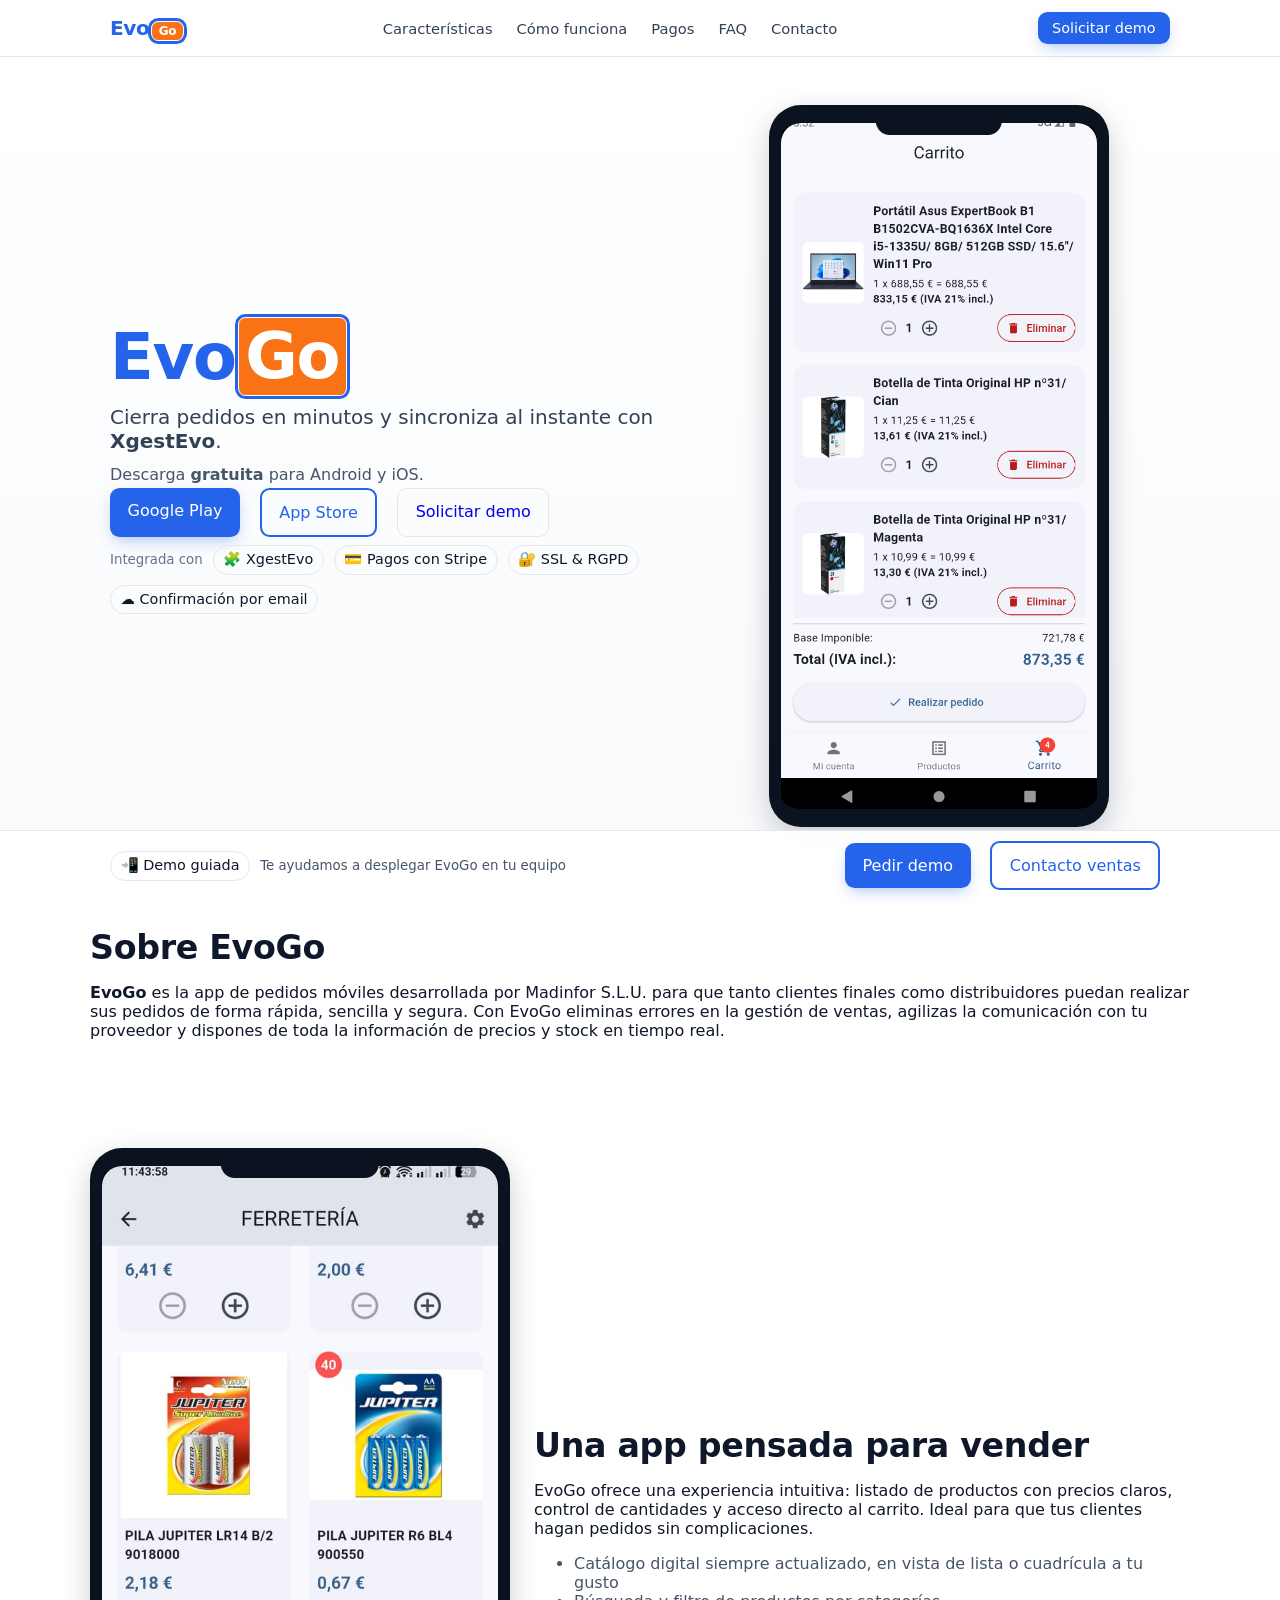
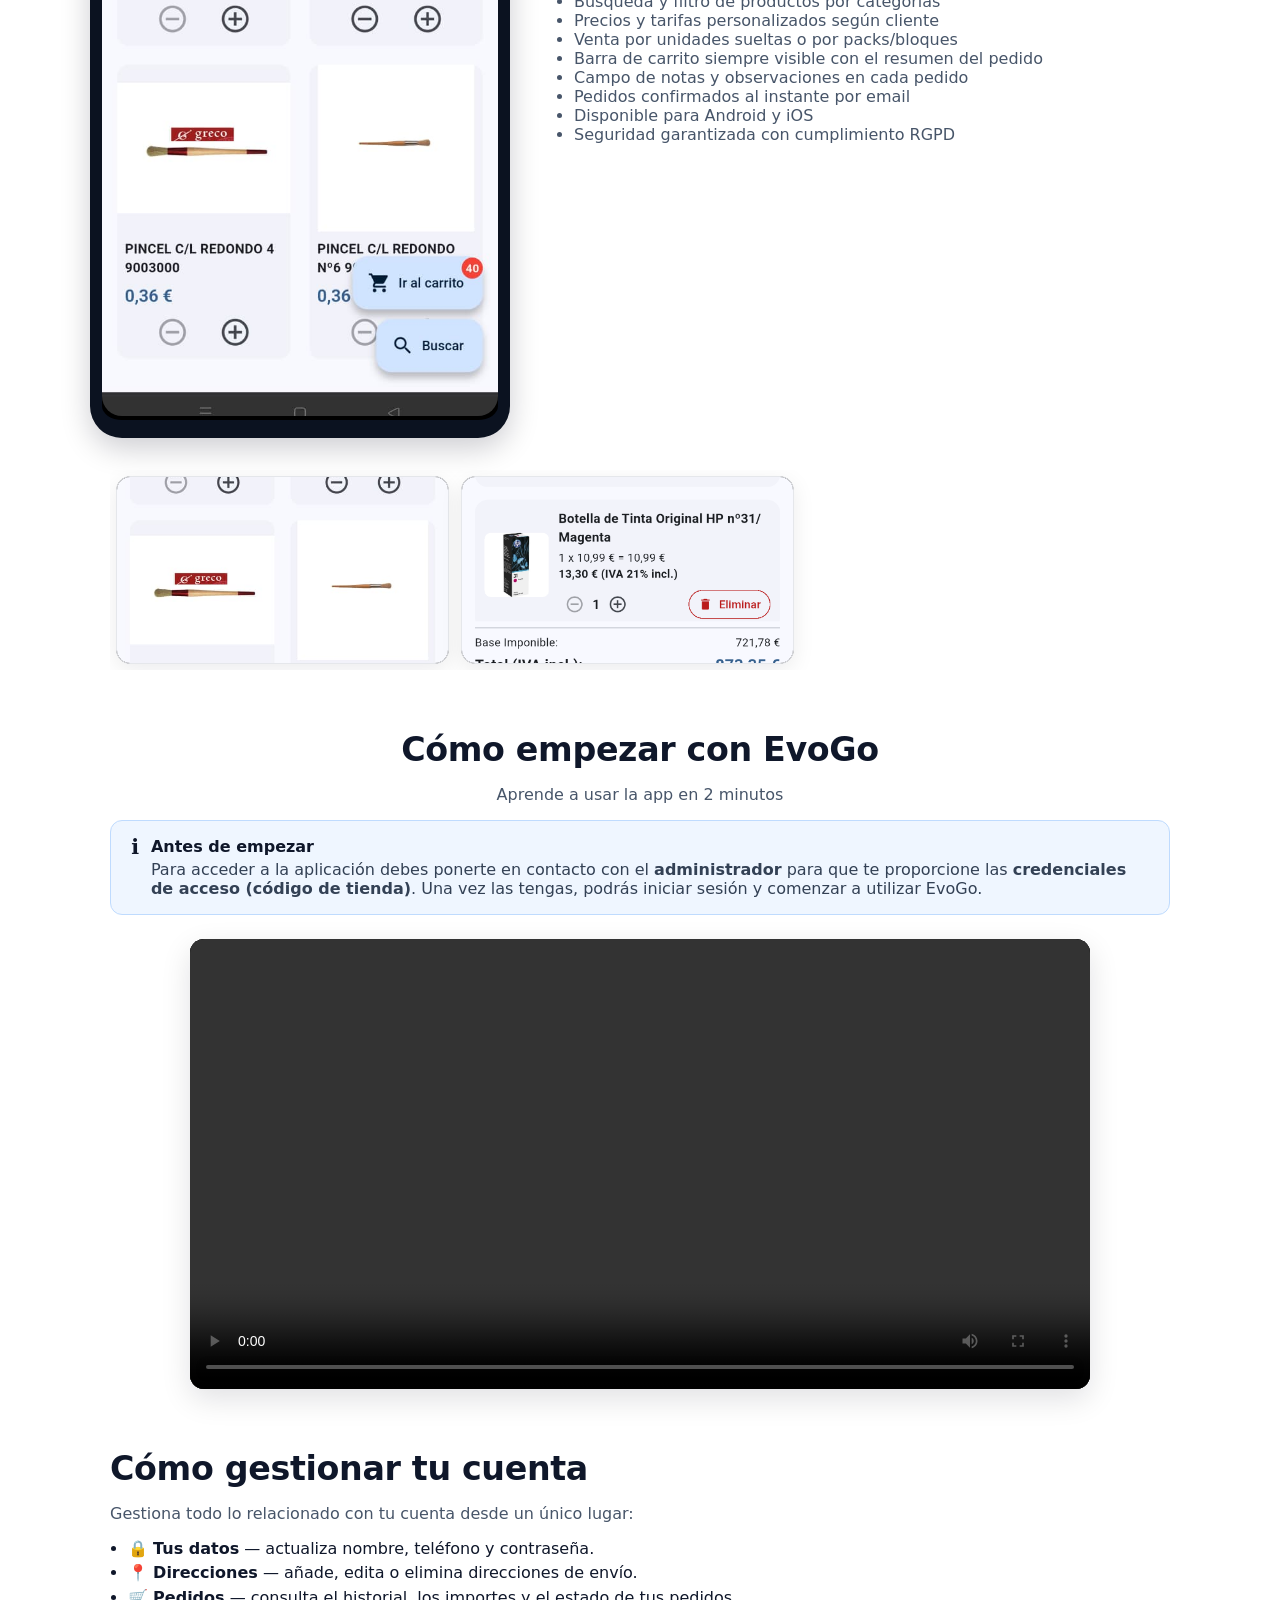
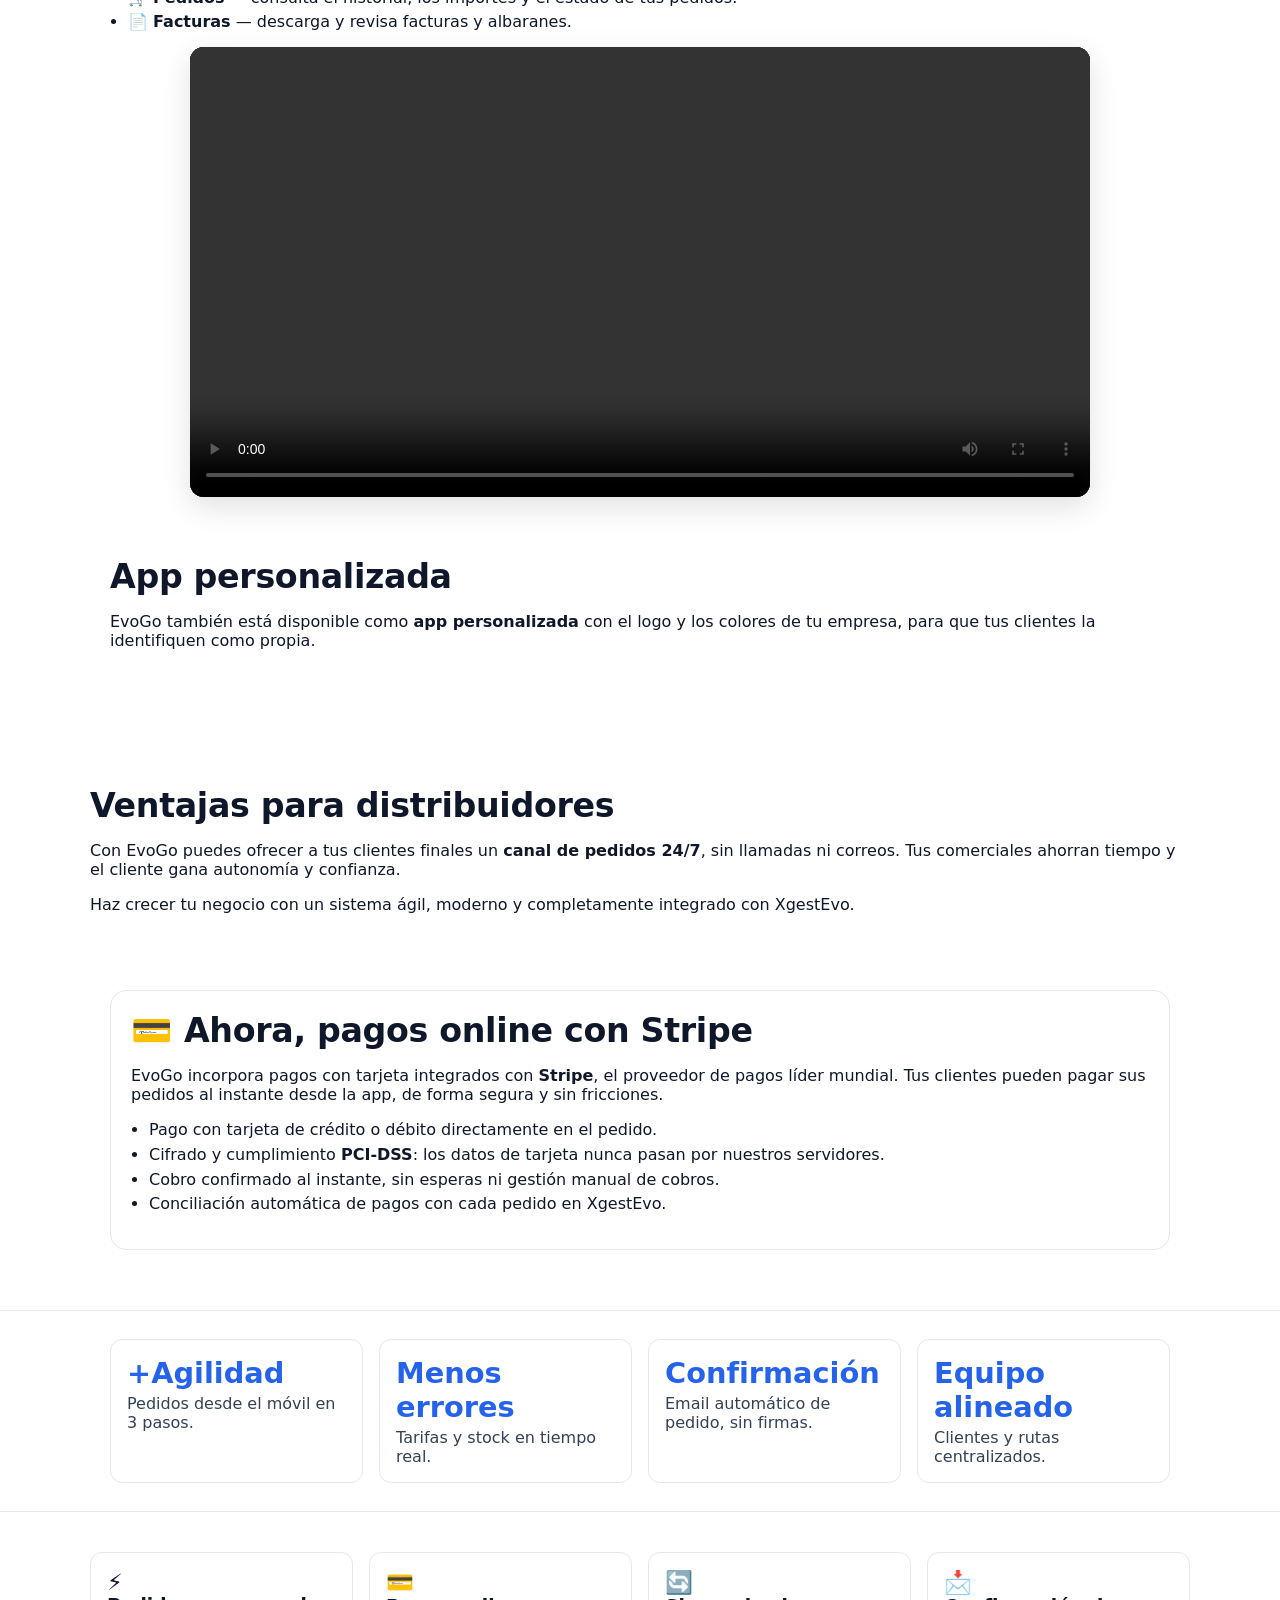
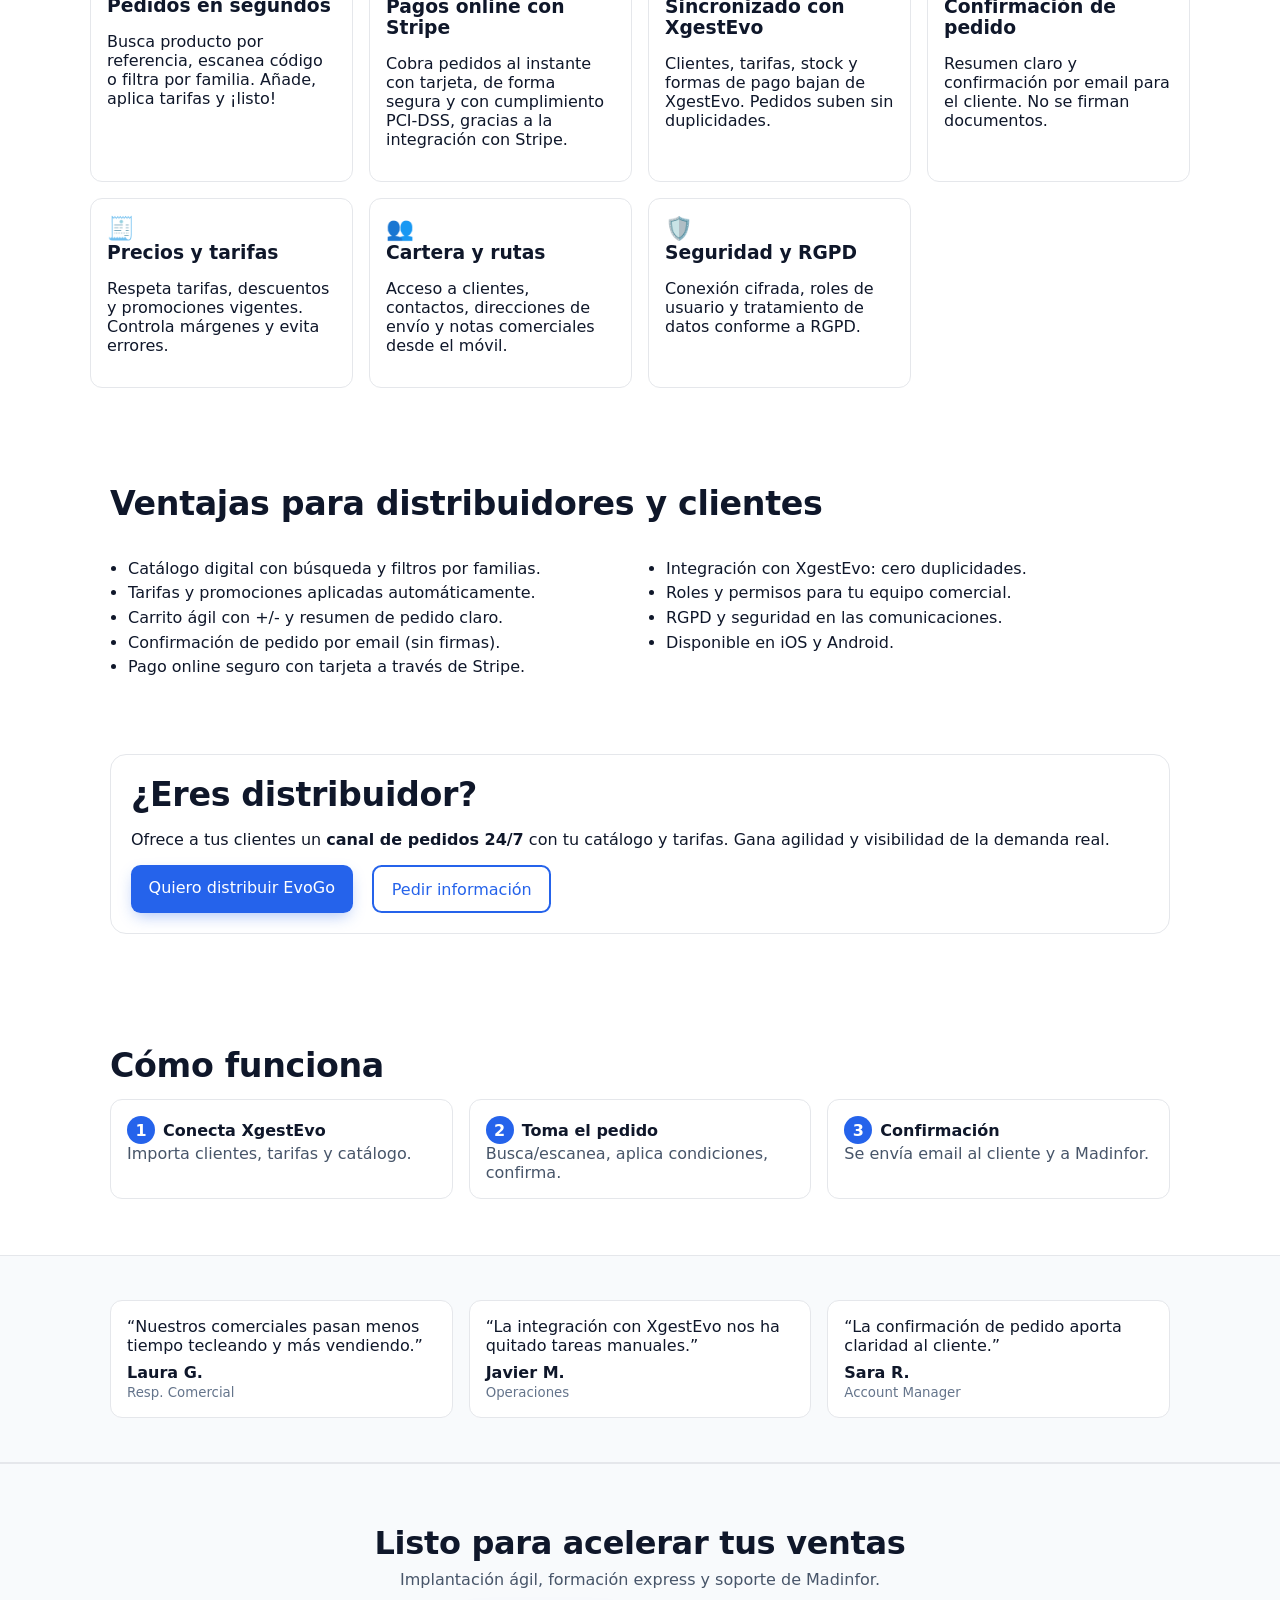
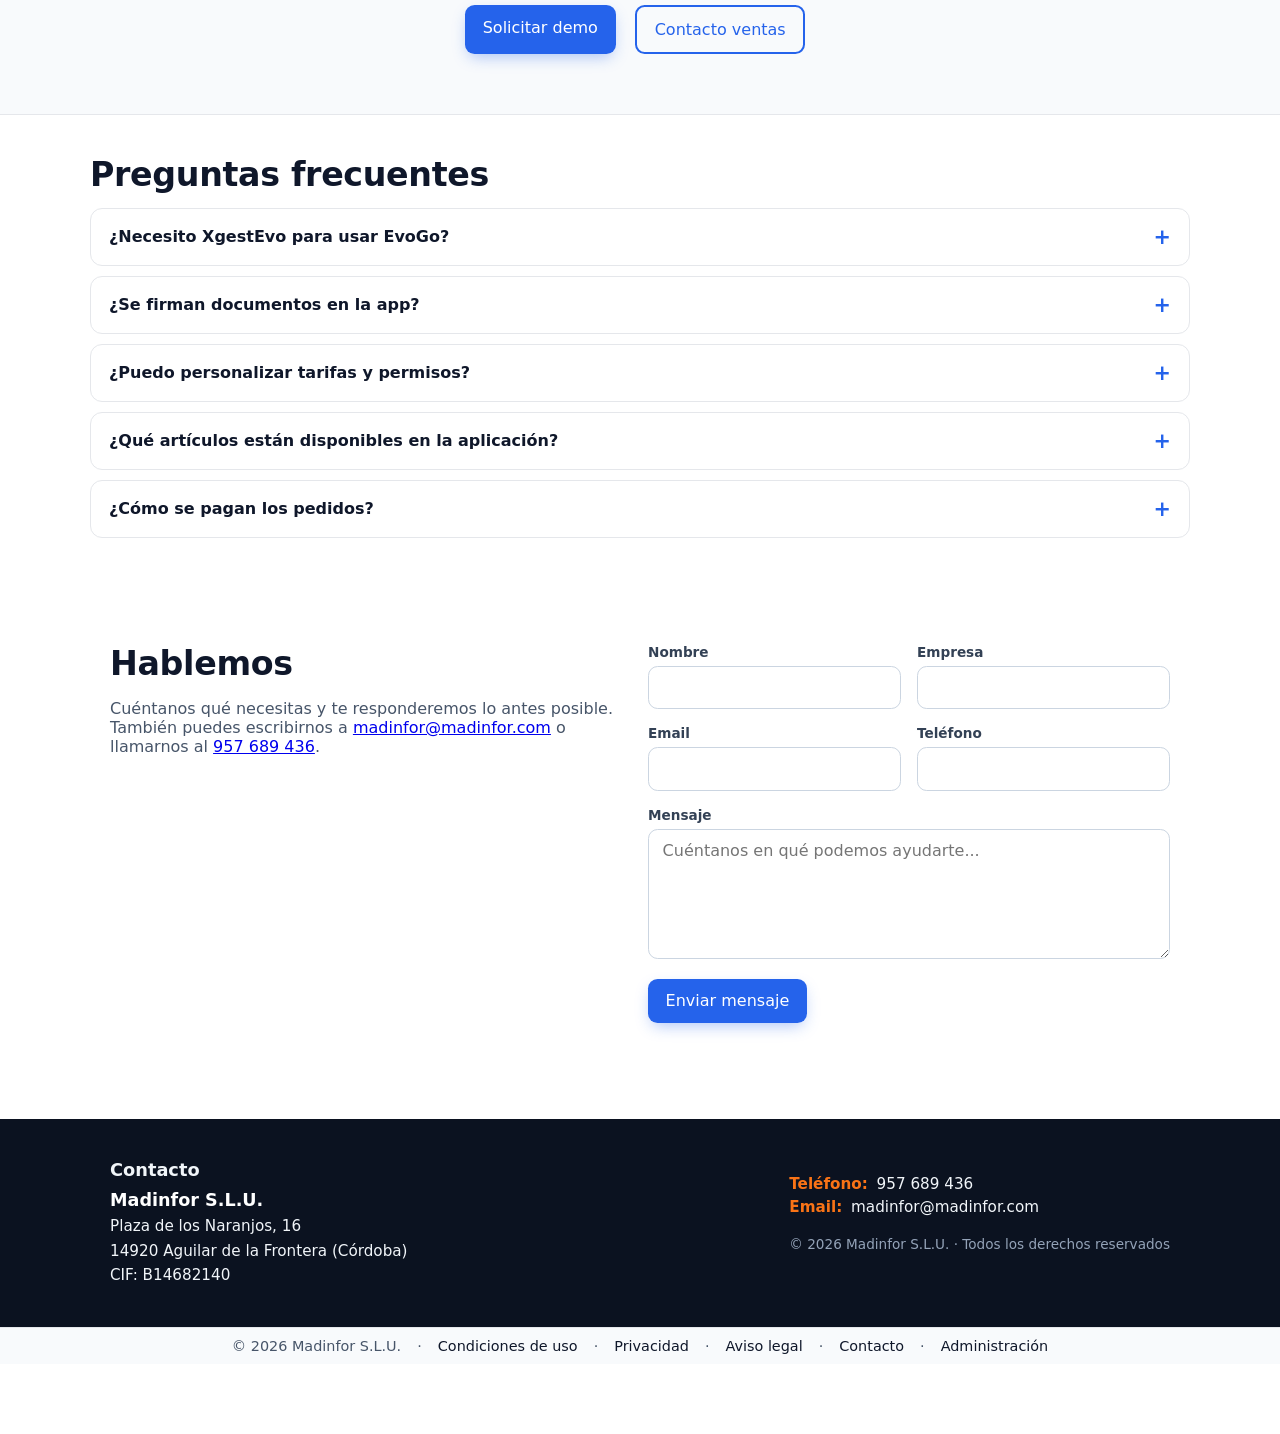
<file: index.html>
<!doctype html>
<html lang="es">
<head>
  <meta charset="utf-8">
  <meta name="viewport" content="width=device-width, initial-scale=1">
  <title>EvoGo – Ventas rápidas conectadas a XgestEvo</title>
  <meta name="description" content="EvoGo es la app de pedidos móviles de Madinfor conectada a XgestEvo: catálogo, tarifas y stock en tiempo real, pagos online seguros con Stripe y confirmación de pedido al instante. Disponible para Android y iOS.">
  <link rel="stylesheet" href="css/evogo.css">

  <!-- Open Graph / Twitter -->
  <meta property="og:title" content="EvoGo – Ventas rápidas con XgestEvo">
  <meta property="og:description" content="Pedidos, clientes y stock sincronizados con XgestEvo. Pagos online con Stripe y confirmación de pedido al momento.">
  <meta property="og:image" content="img/og_banner.png">
  <meta property="og:type" content="website">
  <meta name="twitter:card" content="summary_large_image">
  <meta name="twitter:title" content="EvoGo">
  <meta name="twitter:description" content="Ventas rápidas conectadas a XgestEvo.">
  <meta name="twitter:image" content="img/og_banner.png">

  <!-- Icons -->
  <link rel="icon" href="app-icons/icon-192.png">
  <link rel="apple-touch-icon" href="app-icons/icon-192.png">
  <link rel="manifest" href="manifest.webmanifest">

  <!-- Datos estructurados (Organization) -->
  <script type="application/ld+json">
  {
    "@context": "https://schema.org",
    "@type": "Organization",
    "name": "Madinfor S.L.U.",
    "url": "https://madinfor.com/",
    "email": "madinfor@madinfor.com",
    "telephone": "+34 957 689 436",
    "address": {
      "@type": "PostalAddress",
      "streetAddress": "Plaza de los Naranjos, 16",
      "addressLocality": "Aguilar de la Frontera",
      "postalCode": "14920",
      "addressRegion": "Córdoba",
      "addressCountry": "ES"
    }
  }
  </script>

  <!-- Estilos puntuales -->
  <style>
    /* Layouts utilitarios */
    .grid{display:grid;gap:16px}
    .grid-2{grid-template-columns:repeat(auto-fit,minmax(260px,1fr))}
    .grid-3{grid-template-columns:repeat(auto-fit,minmax(220px,1fr))}
    .grid-4{grid-template-columns:repeat(auto-fit,minmax(200px,1fr))}
    .center{text-align:center}
    .muted{color:#475569}
    .chip{display:inline-flex;align-items:center;gap:8px;padding:.35rem .6rem;border:1px solid #e5e7eb;border-radius:999px;font-size:.9rem}

    html{scroll-behavior:smooth}
    section[id]{scroll-margin-top:76px}

    /* Navegación superior */
    .navbar{position:sticky;top:0;z-index:1050;background:#ffffffed;backdrop-filter:saturate(1.2) blur(8px);border-bottom:1px solid #e5e7eb}
    .navbar .wrap{display:flex;align-items:center;justify-content:space-between;gap:16px;padding:12px 20px}
    .nav-brand{font-weight:900;font-size:1.25rem;color:var(--blue);text-decoration:none;letter-spacing:-.02em}
    .nav-links{display:none;gap:24px;align-items:center}
    .nav-links a{color:#334155;text-decoration:none;font-size:.92rem;font-weight:500;transition:color .15s}
    .nav-links a:hover{color:var(--blue)}
    @media (min-width:860px){.nav-links{display:flex}}

    /* Hero mejorado */
    .hero{position:relative;background:linear-gradient(180deg,#ffffff, #f8fafc);padding:48px 0 40px}
    .hero-grid{display:grid;gap:32px;align-items:center}
    @media (min-width:900px){.hero-grid{grid-template-columns:1.1fr .9fr}}
    .hero .phone.hero-phone{margin:0 auto;max-width:300px}
    @media (min-width:900px){.hero .phone.hero-phone{max-width:340px}}
    .store-badges{display:flex;flex-wrap:wrap;gap:10px}
    .trust{display:flex;flex-wrap:wrap;gap:10px;align-items:center}
    .trust small{color:#64748b}

    /* Sección stats */
    .stats{padding:28px 0;border-top:1px solid #e5e7eb;border-bottom:1px solid #e5e7eb;background:#fff}
    .stat{border:1px solid #e5e7eb;border-radius:12px;padding:16px;background:#fff}
    .stat h3{margin:0;font-size:1.8rem;color:var(--blue)}
    .stat p{margin:.25rem 0 0;color:#334155}

    /* Features pro */
    .feature{position:relative}
    .feature-icon{font-size:1.4rem}

    /* Cómo funciona */
    .steps{counter-reset:step}
    .step{border:1px solid #e5e7eb;border-radius:12px;padding:16px;background:#fff}
    .step:before{counter-increment:step;content:counter(step);display:inline-grid;place-content:center;width:28px;height:28px;border-radius:999px;background:var(--blue);color:#fff;font-weight:700;margin-right:8px}

    /* Testimonios */
    .testis{background:#f8fafc;border-top:1px solid #e5e7eb;border-bottom:1px solid #e5e7eb;padding:44px 0}
    .quote{border:1px solid #e5e7eb;border-radius:12px;padding:16px;background:#fff}
    .quote strong{display:block;margin-top:8px;color:#0f172a}
    .quote small{color:#64748b}

    /* CTA final */
    .cta2{position:relative}
    .cta2 .wrap{max-width:800px}

    /* Footer (Madinfor) */
    .site-footer {background:#0b1220;color:#f1f5f9;padding:40px 0;margin-top:40px;font-size:.95rem}
    .footer-grid {display:flex;flex-wrap:wrap;gap:40px;justify-content:space-between;align-items:flex-start}
    .footer-brand address {font-style:normal;line-height:1.6;margin:0}
    .footer-brand strong {font-size:1.1rem;color:#fff}
    .contact-list {list-style:none;padding:0;margin:16px 0 0}
    .contact-list li {margin:.3rem 0}
    .contact-list span {font-weight:600;color:#f97316;margin-right:4px}
    .legal {margin-top:20px;color:#94a3b8;font-size:.85rem}
    .footer-contact a {color:#f1f5f9;text-decoration:none}
    .footer-contact a:hover {text-decoration:underline}

    /* Barra legal horizontal */
    .legal-bar{background:#f8fafc;border-top:1px solid #e5e7eb;font-size:.9rem}
    .legal-bar .wrap{display:flex;gap:16px;align-items:center;justify-content:center;flex-wrap:wrap;padding:10px 20px;color:#475569}
    .legal-bar a{color:#0f172a;text-decoration:none}
    .legal-bar a:hover{text-decoration:underline}

    /* Barra fija de contacto */
    .sticky-bar{position:sticky;bottom:0;background:#fffffff2;border-top:1px solid #e5e7eb;backdrop-filter:saturate(1.2) blur(6px)}
    .sticky-bar .wrap{display:flex;gap:12px;align-items:center;justify-content:space-between;padding:10px 20px}
    .sticky-bar .mini{display:flex;gap:10px;align-items:center}
    /* Mockup app */
    .mockup{display:grid;grid-template-columns:1fr;gap:24px;align-items:center;padding:32px 0}
    @media (min-width: 900px){.mockup{grid-template-columns:420px 1fr}}
    .phone{width:100%;max-width:420px;aspect-ratio:9/19;border:12px solid #0b1220;border-bottom-width:18px;border-top-width:18px;border-radius:32px;position:relative;background:#000;box-shadow:0 10px 30px rgba(2,6,23,.2)}
    .phone-notch{position:absolute;top:-2px;left:50%;transform:translateX(-50%);width:40%;height:14px;background:#0b1220;border-radius:0 0 16px 16px}
    .phone-screen{width:100%;height:100%;object-fit:cover;border-radius:20px}
    /* Extended sections */
    .about p{max-width:800px}
    .bullet{list-style:disc;padding-left:18px}
    .bullet li{margin:.35rem 0}
    .dist-card{border:1px solid #e5e7eb;border-radius:16px;padding:20px;background:#fff}
    /* Mockups en horizontal */
    .gallery-h{display:flex;gap:12px;overflow-x:auto;padding:6px;scroll-snap-type:x mandatory}
    .gallery-h .shot{flex:0 0 clamp(220px, 26vw, 340px);aspect-ratio:16/9;border:1px solid #e5e7eb;border-radius:14px;overflow:hidden;box-shadow:0 6px 22px rgba(2,6,23,.08);scroll-snap-align:start;background:#000}
    .gallery-h img{width:100%;height:100%;object-fit:cover;object-position:center 70%;display:block}
    .gallery-h::-webkit-scrollbar{height:8px}
    .gallery-h::-webkit-scrollbar-thumb{background:#cbd5e1;border-radius:999px}

    /* Aviso informativo */
    .notice{display:flex;gap:12px;align-items:flex-start;border:1px solid #bfdbfe;background:#eff6ff;border-radius:12px;padding:16px 20px;margin:0 0 24px}
    .notice .ico{font-size:1.3rem;line-height:1}
    .notice h4{margin:0 0 4px;font-size:1rem}
    .notice p{margin:0;color:#334155}

    /* Vídeo tutorial */
    .video-frame{max-width:900px;margin:0 auto;background:#0b0d10;border-radius:14px;overflow:hidden;box-shadow:0 10px 30px rgba(2,6,23,.12)}
    .video-frame video{width:100%;height:auto;max-height:70vh;display:block;object-fit:contain;background:#000}

    /* Formulario de contacto */
    .form-contact{display:grid;gap:16px}
    .form-row{display:grid;gap:16px}
    @media (min-width:640px){.form-row.two{grid-template-columns:1fr 1fr}}
    .form-contact label{display:block;font-size:.85rem;font-weight:600;color:#334155;margin-bottom:6px}
    .form-contact input,.form-contact textarea{width:100%;padding:.7rem .85rem;border:1px solid #cbd5e1;border-radius:.6rem;font:inherit;color:#0f172a;background:#fff;transition:border-color .15s,box-shadow .15s}
    .form-contact input:focus,.form-contact textarea:focus{outline:none;border-color:var(--blue);box-shadow:0 0 0 3px #2563eb22}
    .form-contact textarea{resize:vertical;min-height:130px}
    .form-contact .hp{position:absolute;left:-9999px;top:auto;width:1px;height:1px;overflow:hidden}
    .form-contact button{justify-self:start}
  </style>
</head>
<body>

<!-- NAVEGACIÓN -->
<nav class="navbar">
  <div class="wrap">
    <a href="#" class="nav-brand">Evo<span class="go-badge" style="font-size:.6em">Go</span></a>
    <div class="nav-links">
      <a href="#caracteristicas">Características</a>
      <a href="#como-funciona">Cómo funciona</a>
      <a href="#pagos">Pagos</a>
      <a href="#faq">FAQ</a>
      <a href="#contacto">Contacto</a>
    </div>
    <div class="nav-cta">
      <a href="#contacto" class="btn primary" style="padding:.5rem .9rem;font-size:.9rem;margin:0">Solicitar demo</a>
    </div>
  </div>
</nav>

<!-- HERO -->
<div class="hero">
  <div class="wrap hero-grid">
    <div>
      <h1>Evo<span class="go-badge">Go</span></h1>
      <p class="subtitle">Cierra pedidos en minutos y sincroniza al instante con <strong>XgestEvo</strong>.</p>
      <p class="muted" style="margin:-8px 0 4px">Descarga <strong>gratuita</strong> para Android y iOS.</p>
      <div class="store-badges">
        <a href="https://play.google.com/store/apps/details?id=com.madinfor.evogo" class="btn primary">Google Play</a>
        <a href="https://apps.apple.com/es/app/evogo/id6753867853" class="btn outline">App Store</a>
        <a href="#contacto" class="btn" style="border:1px solid #e5e7eb">Solicitar demo</a>
      </div>
      <div class="trust" style="margin-top:8px">
        <small>Integrada con</small>
        <span class="chip">🧩 XgestEvo</span>
        <span class="chip">💳 Pagos con Stripe</span>
        <span class="chip">🔐 SSL & RGPD</span>
        <span class="chip">☁️ Confirmación por email</span>
      </div>
    </div>
    <div class="phone hero-phone">
      <div class="phone-notch"></div>
      <img src="img/evogo_cart.png" alt="Pantalla de pedido en la app EvoGo" class="phone-screen">
    </div>
  </div>
</div>


<!-- SOBRE EVOGO -->
<section class="wrap" style="padding:60px 0">
  <h2>Sobre EvoGo</h2>
  <p><strong>EvoGo</strong> es la app de pedidos móviles desarrollada por Madinfor S.L.U. para que tanto clientes finales como distribuidores puedan realizar sus pedidos de forma rápida, sencilla y segura. Con EvoGo eliminas errores en la gestión de ventas, agilizas la comunicación con tu proveedor y dispones de toda la información de precios y stock en tiempo real.</p>
</section>

<!-- MOCKUP APP -->
<section class="wrap mockup">
  <div class="phone">
    <div class="phone-notch"></div>
    <img src="img/evogo_catalog.jpg" alt="Catálogo EvoGo en la app" class="phone-screen">
  </div>
  <div class="mockup-copy">
    <h2>Una app pensada para vender</h2>
    <p>EvoGo ofrece una experiencia intuitiva: listado de productos con precios claros, control de cantidades y acceso directo al carrito. Ideal para que tus clientes hagan pedidos sin complicaciones.</p>
    <ul class="muted">
      <li>Catálogo digital siempre actualizado, en vista de lista o cuadrícula a tu gusto</li>
      <li>Búsqueda y filtro de productos por categorías</li>
      <li>Precios y tarifas personalizados según cliente</li>
      <li>Venta por unidades sueltas o por packs/bloques</li>
      <li>Barra de carrito siempre visible con el resumen del pedido</li>
      <li>Campo de notas y observaciones en cada pedido</li>
      <li>Pedidos confirmados al instante por email</li>
      <li>Disponible para Android y iOS</li>
      <li>Seguridad garantizada con cumplimiento RGPD</li>
    </ul>
  </div>
</section>

<!-- GALERÍA DE CAPTURAS -->
<section class="wrap" style="padding:0 20px 60px">
  <div class="gallery-h">
    <div class="shot"><img src="img/evogo_catalog.jpg" alt="Catálogo de productos en la app EvoGo"></div>
    <div class="shot"><img src="img/evogo_cart.png" alt="Pantalla de pedido/carrito en la app EvoGo"></div>
  </div>
</section>

<!-- CÓMO EMPEZAR -->
<section class="wrap" style="padding:0 20px 60px">
  <h2 class="center">Cómo empezar con EvoGo</h2>
  <p class="center muted">Aprende a usar la app en 2 minutos</p>
  <div class="notice">
    <div class="ico">ℹ️</div>
    <div>
      <h4>Antes de empezar</h4>
      <p>Para acceder a la aplicación debes ponerte en contacto con el <strong>administrador</strong> para que te proporcione las <strong>credenciales de acceso (código de tienda)</strong>. Una vez las tengas, podrás iniciar sesión y comenzar a utilizar EvoGo.</p>
    </div>
  </div>
  <div class="video-frame">
    <video controls playsinline preload="metadata">
      <source src="https://app.madinfor.com/videos/tutorial-evogo.mp4" type="video/mp4">
      Tu navegador no soporta la etiqueta de vídeo.
    </video>
  </div>
</section>

<!-- GESTIÓN DE CUENTA -->
<section class="wrap" style="padding:0 20px 60px">
  <h2>Cómo gestionar tu cuenta</h2>
  <p class="muted">Gestiona todo lo relacionado con tu cuenta desde un único lugar:</p>
  <ul class="bullet">
    <li>🔒 <strong>Tus datos</strong> — actualiza nombre, teléfono y contraseña.</li>
    <li>📍 <strong>Direcciones</strong> — añade, edita o elimina direcciones de envío.</li>
    <li>🛒 <strong>Pedidos</strong> — consulta el historial, los importes y el estado de tus pedidos.</li>
    <li>📄 <strong>Facturas</strong> — descarga y revisa facturas y albaranes.</li>
  </ul>
  <div class="video-frame">
    <video controls playsinline preload="metadata">
      <source src="https://app.madinfor.com/videos/tutorial-user.mp4" type="video/mp4">
      Tu navegador no soporta la etiqueta de vídeo.
    </video>
  </div>
</section>

<!-- APP PERSONALIZADA -->
<section class="wrap" style="padding:0 20px 60px">
  <h2>App personalizada</h2>
  <p>EvoGo también está disponible como <strong>app personalizada</strong> con el logo y los colores de tu empresa, para que tus clientes la identifiquen como propia.</p>
</section>

<!-- SECCIÓN DISTRIBUIDORES -->
<section class="wrap" style="padding:60px 0">
  <h2>Ventajas para distribuidores</h2>
  <p>Con EvoGo puedes ofrecer a tus clientes finales un <strong>canal de pedidos 24/7</strong>, sin llamadas ni correos. Tus comerciales ahorran tiempo y el cliente gana autonomía y confianza.</p>
  <p>Haz crecer tu negocio con un sistema ágil, moderno y completamente integrado con XgestEvo.</p>
</section>

<!-- PAGOS CON STRIPE -->
<section id="pagos" class="wrap" style="padding:0 20px 60px">
  <div class="dist-card">
    <h2>💳 Ahora, pagos online con Stripe</h2>
    <p>EvoGo incorpora pagos con tarjeta integrados con <strong>Stripe</strong>, el proveedor de pagos líder mundial. Tus clientes pueden pagar sus pedidos al instante desde la app, de forma segura y sin fricciones.</p>
    <ul class="bullet">
      <li>Pago con tarjeta de crédito o débito directamente en el pedido.</li>
      <li>Cifrado y cumplimiento <strong>PCI-DSS</strong>: los datos de tarjeta nunca pasan por nuestros servidores.</li>
      <li>Cobro confirmado al instante, sin esperas ni gestión manual de cobros.</li>
      <li>Conciliación automática de pagos con cada pedido en XgestEvo.</li>
    </ul>
  </div>
</section>

<!-- STATS de ventas -->
<section class="stats">
  <div class="wrap grid grid-4">
    <div class="stat">
      <h3>+Agilidad</h3>
      <p>Pedidos desde el móvil en 3 pasos.</p>
    </div>
    <div class="stat">
      <h3>Menos errores</h3>
      <p>Tarifas y stock en tiempo real.</p>
    </div>
    <div class="stat">
      <h3>Confirmación</h3>
      <p>Email automático de pedido, sin firmas.</p>
    </div>
    <div class="stat">
      <h3>Equipo alineado</h3>
      <p>Clientes y rutas centralizados.</p>
    </div>
  </div>
</section>

<!-- BENEFICIOS / FEATURES -->
<section id="caracteristicas" class="features wrap">
  <div class="feature">
    <div class="feature-icon">⚡</div>
    <h3>Pedidos en segundos</h3>
    <p>Busca producto por referencia, escanea código o filtra por familia. Añade, aplica tarifas y ¡listo!</p>
  </div>
  <div class="feature">
    <div class="feature-icon">💳</div>
    <h3>Pagos online con Stripe</h3>
    <p>Cobra pedidos al instante con tarjeta, de forma segura y con cumplimiento PCI-DSS, gracias a la integración con Stripe.</p>
  </div>
  <div class="feature">
    <div class="feature-icon">🔄</div>
    <h3>Sincronizado con XgestEvo</h3>
    <p>Clientes, tarifas, stock y formas de pago bajan de XgestEvo. Pedidos suben sin duplicidades.</p>
  </div>
  <div class="feature">
    <div class="feature-icon">📩</div>
    <h3>Confirmación de pedido</h3>
    <p>Resumen claro y confirmación por email para el cliente. No se firman documentos.</p>
  </div>
  <div class="feature">
    <div class="feature-icon">🧾</div>
    <h3>Precios y tarifas</h3>
    <p>Respeta tarifas, descuentos y promociones vigentes. Controla márgenes y evita errores.</p>
  </div>
  <div class="feature">
    <div class="feature-icon">👥</div>
    <h3>Cartera y rutas</h3>
    <p>Acceso a clientes, contactos, direcciones de envío y notas comerciales desde el móvil.</p>
  </div>
  <div class="feature">
    <div class="feature-icon">🛡️</div>
    <h3>Seguridad y RGPD</h3>
    <p>Conexión cifrada, roles de usuario y tratamiento de datos conforme a RGPD.</p>
  </div>
</section>

<!-- VENTAJAS -->
<section class="wrap benefits" style="padding:56px 20px">
  <h2>Ventajas para distribuidores y clientes</h2>
  <div class="grid grid-2">
    <ul class="bullet">
      <li>Catálogo digital con búsqueda y filtros por familias.</li>
      <li>Tarifas y promociones aplicadas automáticamente.</li>
      <li>Carrito ágil con +/- y resumen de pedido claro.</li>
      <li>Confirmación de pedido por email (sin firmas).</li>
      <li>Pago online seguro con tarjeta a través de Stripe.</li>
    </ul>
    <ul class="bullet">
      <li>Integración con XgestEvo: cero duplicidades.</li>
      <li>Roles y permisos para tu equipo comercial.</li>
      <li>RGPD y seguridad en las comunicaciones.</li>
      <li>Disponible en iOS y Android.</li>
    </ul>
  </div>
</section>

<!-- DISTRIBUIDORES CTA -->
<section class="wrap dist-cta" style="padding:0 20px 56px">
  <div class="dist-card">
    <h2>¿Eres distribuidor?</h2>
    <p>Ofrece a tus clientes un <strong>canal de pedidos 24/7</strong> con tu catálogo y tarifas. Gana agilidad y visibilidad de la demanda real.</p>
    <div class="store-badges">
      <a href="#contacto" class="btn primary">Quiero distribuir EvoGo</a>
      <a href="#contacto" class="btn outline">Pedir información</a>
    </div>
  </div>
</section>

<!-- CÓMO FUNCIONA -->
<section id="como-funciona" class="wrap" style="padding:56px 20px">
  <h2>Cómo funciona</h2>
  <div class="grid grid-3 steps">
    <div class="step"><strong>Conecta XgestEvo</strong><br><span class="muted">Importa clientes, tarifas y catálogo.</span></div>
    <div class="step"><strong>Toma el pedido</strong><br><span class="muted">Busca/escanea, aplica condiciones, confirma.</span></div>
    <div class="step"><strong>Confirmación</strong><br><span class="muted">Se envía email al cliente y a Madinfor.</span></div>
  </div>
</section>

<!-- TESTIMONIOS -->
<section class="testis">
  <div class="wrap grid grid-3">
    <div class="quote">“Nuestros comerciales pasan menos tiempo tecleando y más vendiendo.”<strong>Laura G.</strong><small>Resp. Comercial</small></div>
    <div class="quote">“La integración con XgestEvo nos ha quitado tareas manuales.”<strong>Javier M.</strong><small>Operaciones</small></div>
    <div class="quote">“La confirmación de pedido aporta claridad al cliente.”<strong>Sara R.</strong><small>Account Manager</small></div>
  </div>
</section>

<!-- CTA DEMO -->
<section class="cta2">
  <div class="wrap center">
    <h2>Listo para acelerar tus ventas</h2>
    <p>Implantación ágil, formación express y soporte de Madinfor.</p>
    <div class="store-badges" style="justify-content:center">
      <a href="#contacto" class="btn primary">Solicitar demo</a>
      <a href="#contacto" class="btn outline">Contacto ventas</a>
    </div>
  </div>
</section>

<!-- FAQ -->
<section id="faq" class="wrap" style="padding:40px 0">
  <h2>Preguntas frecuentes</h2>
  <details>
    <summary>¿Necesito XgestEvo para usar EvoGo?</summary>
    <p>No necesariamente. EvoGo está diseñado para trabajar conectado con XgestEvo y sincronizar clientes, tarifas, productos y stock, pero también se ofrece una versión alternativa para clientes que no usan XgestEvo.</p>
  </details>
  <details>
    <summary>¿Se firman documentos en la app?</summary>
    <p>No. EvoGo está pensada para realizar pedidos de forma ágil y transparente, sin firma de documentos.</p>
  </details>
  <details>
    <summary>¿Puedo personalizar tarifas y permisos?</summary>
    <p>Sí, se respetan tarifas y roles definidos en XgestEvo. Puedes limitar visibilidad y acciones por usuario.</p>
  </details>
  <details>
    <summary>¿Qué artículos están disponibles en la aplicación?</summary>
    <p>Son los productos que aparecen en la página web (las familias de los grupos) dados de alta en XgestEvo.</p>
  </details>
  <details>
    <summary>¿Cómo se pagan los pedidos?</summary>
    <p>Los pedidos se pueden pagar con tarjeta directamente desde la app, mediante <strong>Stripe</strong>. Es un proceso cifrado y seguro: nunca almacenamos ni gestionamos los datos de tu tarjeta.</p>
  </details>
</section>

<!-- FORMULARIO DE CONTACTO -->
<section id="contacto" class="wrap" style="padding:56px 20px">
  <div class="grid grid-2" style="align-items:start">
    <div>
      <h2>Hablemos</h2>
      <p class="muted">Cuéntanos qué necesitas y te responderemos lo antes posible. También puedes escribirnos a <a href="mailto:madinfor@madinfor.com">madinfor@madinfor.com</a> o llamarnos al <a href="tel:+34957689436">957 689 436</a>.</p>
    </div>
    <form class="form-contact" action="/contact.php" method="POST">
      <input type="text" name="_honey" class="hp" tabindex="-1" autocomplete="off" aria-hidden="true">
      <input type="hidden" name="_ts" id="cf-ts" value="">
      <div class="form-row two">
        <div>
          <label for="cf-nombre">Nombre</label>
          <input id="cf-nombre" type="text" name="Nombre" required>
        </div>
        <div>
          <label for="cf-empresa">Empresa</label>
          <input id="cf-empresa" type="text" name="Empresa">
        </div>
      </div>
      <div class="form-row two">
        <div>
          <label for="cf-email">Email</label>
          <input id="cf-email" type="email" name="Email" required>
        </div>
        <div>
          <label for="cf-telefono">Teléfono</label>
          <input id="cf-telefono" type="tel" name="Teléfono">
        </div>
      </div>
      <div>
        <label for="cf-mensaje">Mensaje</label>
        <textarea id="cf-mensaje" name="Mensaje" required placeholder="Cuéntanos en qué podemos ayudarte..."></textarea>
      </div>
      <button type="submit" class="btn primary">Enviar mensaje</button>
    </form>
  </div>
</section>

<!-- Contacto (Madinfor S.L.U.) -->
<footer class="site-footer">
  <div class="wrap footer-grid">
    <div class="footer-brand">
      <h3>Contacto</h3>
      <address>
        <strong>Madinfor S.L.U.</strong><br>
        Plaza de los Naranjos, 16<br>
        14920 Aguilar de la Frontera (Córdoba)<br>
        CIF: B14682140
      </address>
    </div>
    <div class="footer-contact">
      <ul class="contact-list">
        <li><span>Teléfono:</span> <a href="tel:+34957689436">957 689 436</a></li>
        <li><span>Email:</span> <a href="mailto:madinfor@madinfor.com">madinfor@madinfor.com</a></li>
      </ul>
      <p class="legal">© <span id="y"></span> Madinfor S.L.U. · Todos los derechos reservados</p>
    </div>
  </div>
</footer>

<!-- Barra legal horizontal -->
<div class="legal-bar">
  <div class="wrap">
    <span>© <span id="y2"></span> Madinfor S.L.U.</span>
    <span>·</span>
    <a href="#" onclick="showText('terms');return false;">Condiciones de uso</a>
    <span>·</span>
    <a href="/privacidad">Privacidad</a>
    <span>·</span>
    <a href="#" onclick="showText('legal');return false;">Aviso legal</a>
    <span>·</span>
    <a href="#contacto">Contacto</a>
    <span>·</span>
    <a href="https://api.evogo.app/admin/login">Administración</a>
  </div>
</div>

<!-- Barra sticky con CTA -->
<div class="sticky-bar">
  <div class="wrap">
    <div class="mini">
      <span class="chip">📲 Demo guiada</span>
      <small class="muted">Te ayudamos a desplegar EvoGo en tu equipo</small>
    </div>
    <div class="mini">
      <a href="#contacto" class="btn primary">Pedir demo</a>
      <a href="#contacto" class="btn outline">Contacto ventas</a>
    </div>
  </div>
</div>

<script>
  // año dinámico
  document.getElementById('y').textContent = new Date().getFullYear();
  document.getElementById('y2').textContent = new Date().getFullYear();

  // Marca de tiempo anti-bot para el formulario de contacto
  var cfTs = document.getElementById('cf-ts');
  if (cfTs) cfTs.value = Date.now();

  // Textos legales compactos (se muestran en alert para simplicidad, puedes cambiar a modal)
  const textos = {
    terms: `EvoGo es una app de pedidos para clientes y distribuidores de Madinfor S.L.U. El uso implica la aceptación de estas condiciones. Los pedidos se gestionan por Madinfor; no se firman documentos en la app.`,
    legal: `Titular: Madinfor S.L.U. · CIF B14682140 · Plaza de los Naranjos, 16 – 14920 Aguilar de la Frontera (Córdoba) · Tel. 957 689 436 · madinfor@madinfor.com. Jurisdicción: tribunales de Córdoba (España).`
  };
  function showText(key){ alert(textos[key]); }
</script>

</body>
</html>
</file>
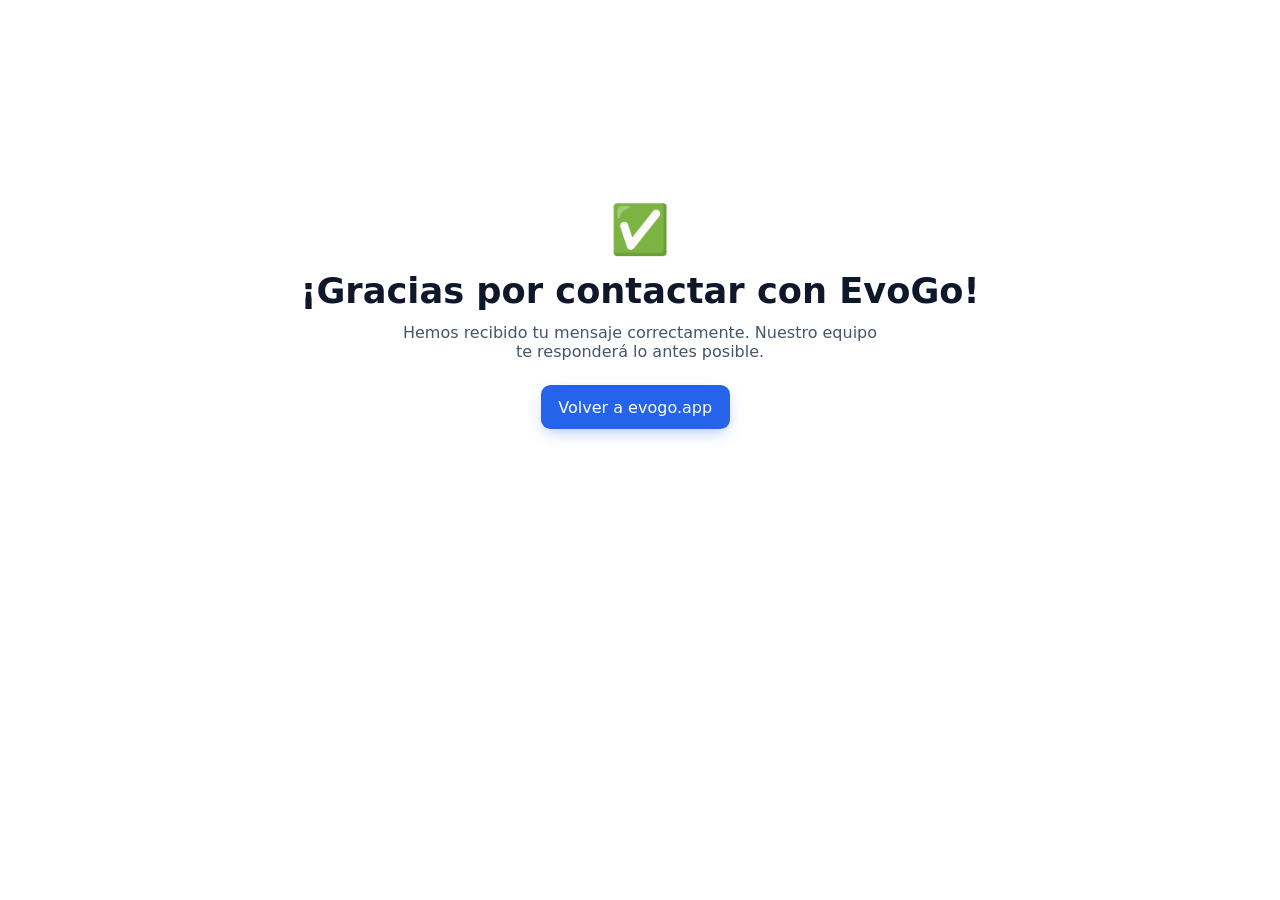
<file: gracias.html>
<!doctype html>
<html lang="es">
<head>
  <meta charset="utf-8">
  <meta name="viewport" content="width=device-width, initial-scale=1">
  <title>Gracias por contactar – EvoGo</title>
  <meta name="robots" content="noindex">
  <link rel="stylesheet" href="css/evogo.css">
  <link rel="icon" href="app-icons/icon-192.png">
  <link rel="apple-touch-icon" href="app-icons/icon-192.png">
  <link rel="manifest" href="manifest.webmanifest">
  <style>
    .thanks{min-height:70vh;display:flex;align-items:center;justify-content:center;text-align:center;padding:40px 20px}
    .thanks .icon{font-size:3rem;margin-bottom:12px}
    .thanks h1{font-size:clamp(1.6rem,4vw,2.2rem);margin:0 0 12px}
    .thanks p{color:#475569;max-width:480px;margin:0 auto 24px}
  </style>
</head>
<body>
  <section class="thanks">
    <div>
      <div class="icon">✅</div>
      <h1>¡Gracias por contactar con EvoGo!</h1>
      <p>Hemos recibido tu mensaje correctamente. Nuestro equipo te responderá lo antes posible.</p>
      <a href="/" class="btn primary">Volver a evogo.app</a>
    </div>
  </section>
</body>
</html>
</file>
<file: css/evogo.css>
:root{--blue:#2563eb;--orange:#f97316;--dark:#0b1220;}
*{box-sizing:border-box}
body{margin:0;font-family:Inter,system-ui,Segoe UI,Roboto,Arial,sans-serif;color:#0f172a;background:#fff;-webkit-font-smoothing:antialiased;text-rendering:optimizeLegibility}
h2{font-size:clamp(1.5rem,2.6vw,2.1rem);margin:0 0 14px;letter-spacing:-.01em;color:#0f172a}
h3{margin:0 0 6px}
.wrap{max-width:1100px;margin:0 auto;padding:0 20px}
.hero{background:#fff;padding:80px 0 40px;border-bottom:1px solid #e5e7eb}
.hero h1{font-size:clamp(2.2rem,5vw,4rem);margin:0 0 10px;color:var(--blue);font-weight:900;letter-spacing:-.02em}
.go-badge{display:inline-block;margin-left:.2rem;background:var(--orange);color:#fff;padding:.1rem .4rem;border-radius:.4rem;outline:3px solid var(--blue);outline-offset:.12rem}
.subtitle{color:#334155;margin:0 0 20px;font-size:clamp(1rem,2.5vw,1.25rem)}
.btn{display:inline-block;padding:.8rem 1.1rem;border-radius:.6rem;text-decoration:none;font-weight:600;margin-right:.6rem;transition:transform .15s ease,box-shadow .15s ease,background-color .15s ease,color .15s ease;cursor:pointer;border:0;font:inherit}
.btn.primary{background:var(--blue);color:#fff;box-shadow:0 6px 16px -4px rgba(37,99,235,.4)}
.btn.primary:hover{background:#1d4ed8;transform:translateY(-1px);box-shadow:0 10px 22px -6px rgba(37,99,235,.5)}
.btn.outline{border:2px solid var(--blue);color:var(--blue)}
.btn.outline:hover{background:var(--blue);color:#fff;transform:translateY(-1px)}
.btn:active{transform:translateY(0)}
.features{display:grid;grid-template-columns:repeat(auto-fit,minmax(240px,1fr));gap:16px;padding:40px 0}
.feature{border:1px solid #e5e7eb;border-radius:12px;padding:16px;background:#fff;transition:box-shadow .2s ease,transform .2s ease}
.feature:hover{box-shadow:0 10px 24px -8px rgba(2,6,23,.12);transform:translateY(-2px)}
.screenshot img{width:100%;border-radius:12px;border:1px solid #e5e7eb}
.cta2{background:#f8fafc;padding:60px 0;text-align:center;border-top:1px solid #e5e7eb;border-bottom:1px solid #e5e7eb}
.cta2 h2{margin:0 0 8px;font-size:clamp(1.4rem,3.5vw,2rem)}
.cta2 p{margin:0 0 16px;color:#475569}

/* Tarjetas con hover consistente */
.stat,.quote,.step,.dist-card{transition:box-shadow .2s ease,transform .2s ease}
.stat:hover,.quote:hover,.step:hover{box-shadow:0 10px 24px -8px rgba(2,6,23,.12);transform:translateY(-2px)}
.dist-card:hover{box-shadow:0 12px 28px -10px rgba(2,6,23,.14)}

/* FAQ */
details{border:1px solid #e5e7eb;border-radius:12px;padding:0 18px;margin-bottom:10px;background:#fff;transition:box-shadow .2s ease}
details[open]{box-shadow:0 6px 18px -8px rgba(2,6,23,.1)}
details summary{cursor:pointer;padding:16px 0;font-weight:600;color:#0f172a;list-style:none;display:flex;justify-content:space-between;align-items:center;gap:12px}
details summary::-webkit-details-marker{display:none}
details summary:after{content:"+";font-size:1.3rem;color:var(--blue);transition:transform .2s ease;flex:none}
details[open] summary:after{transform:rotate(45deg)}
details p{margin:0 0 16px;color:#475569}
</file>
